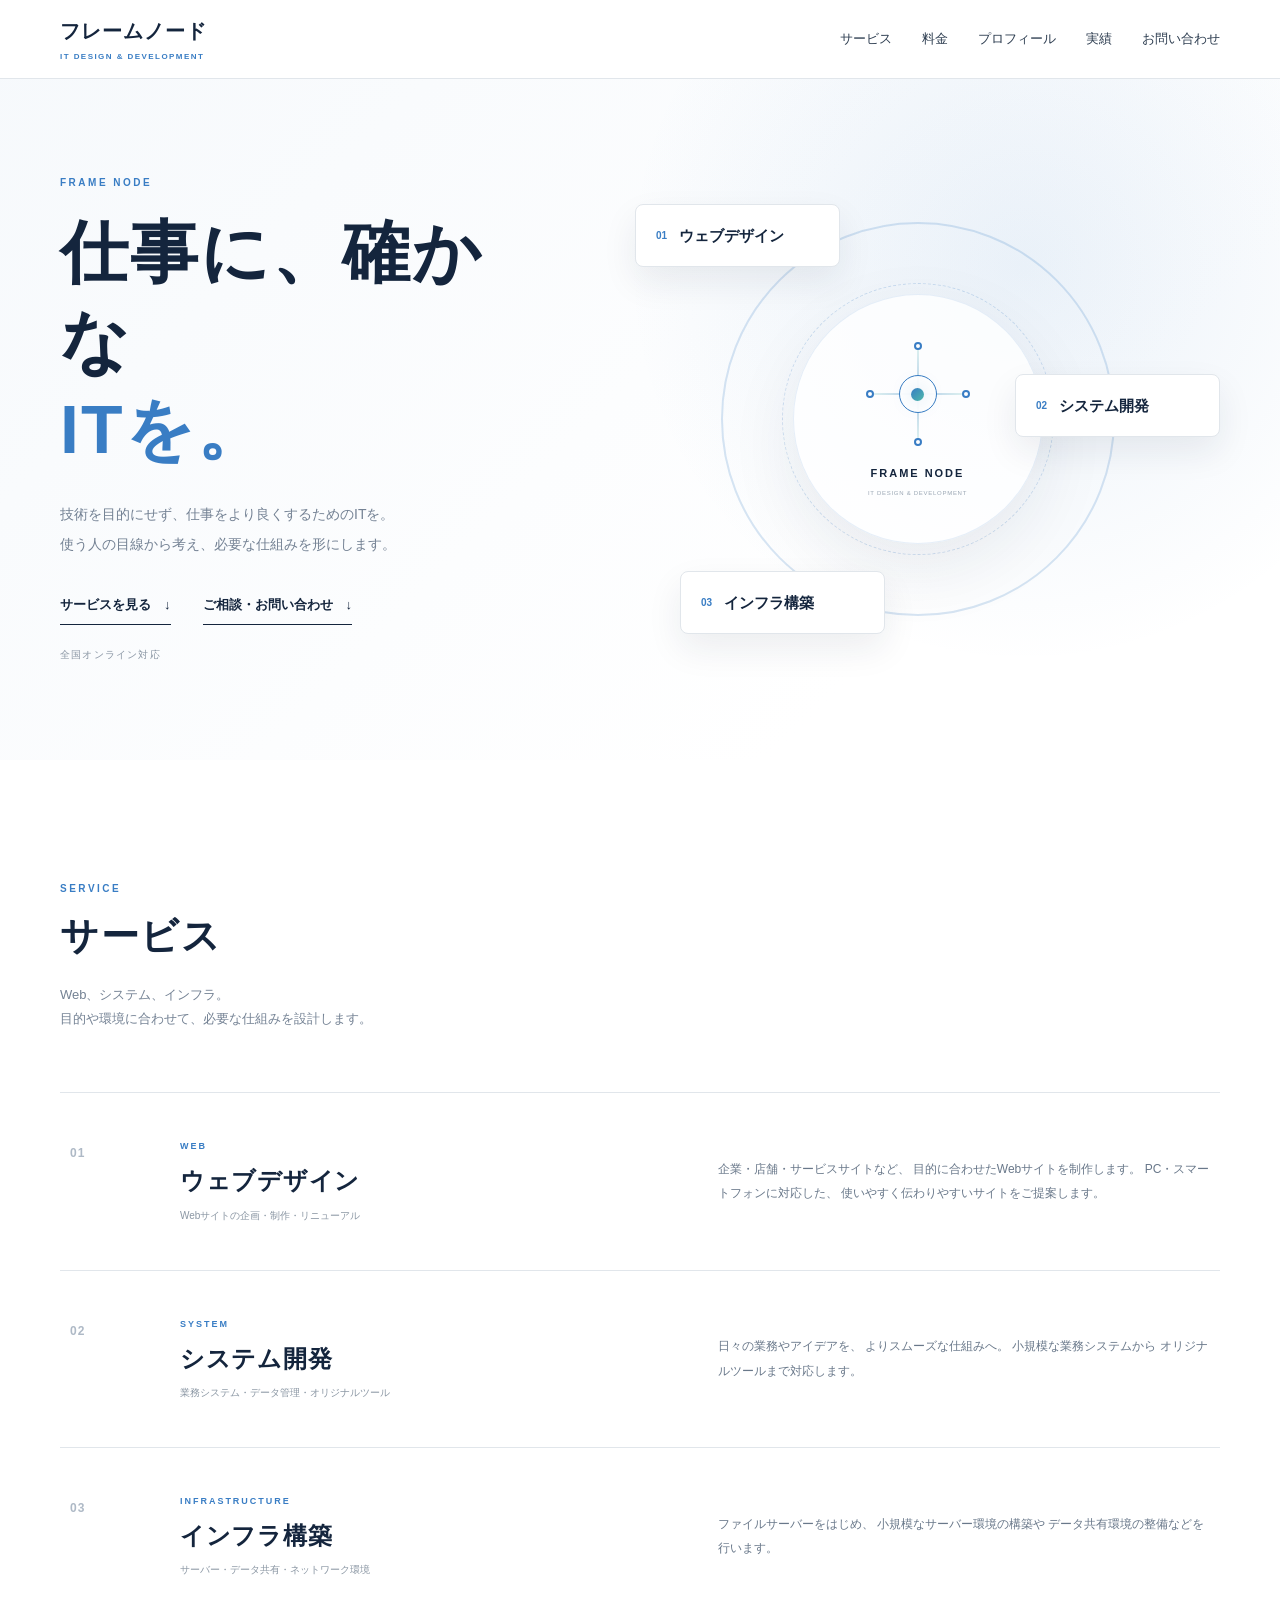
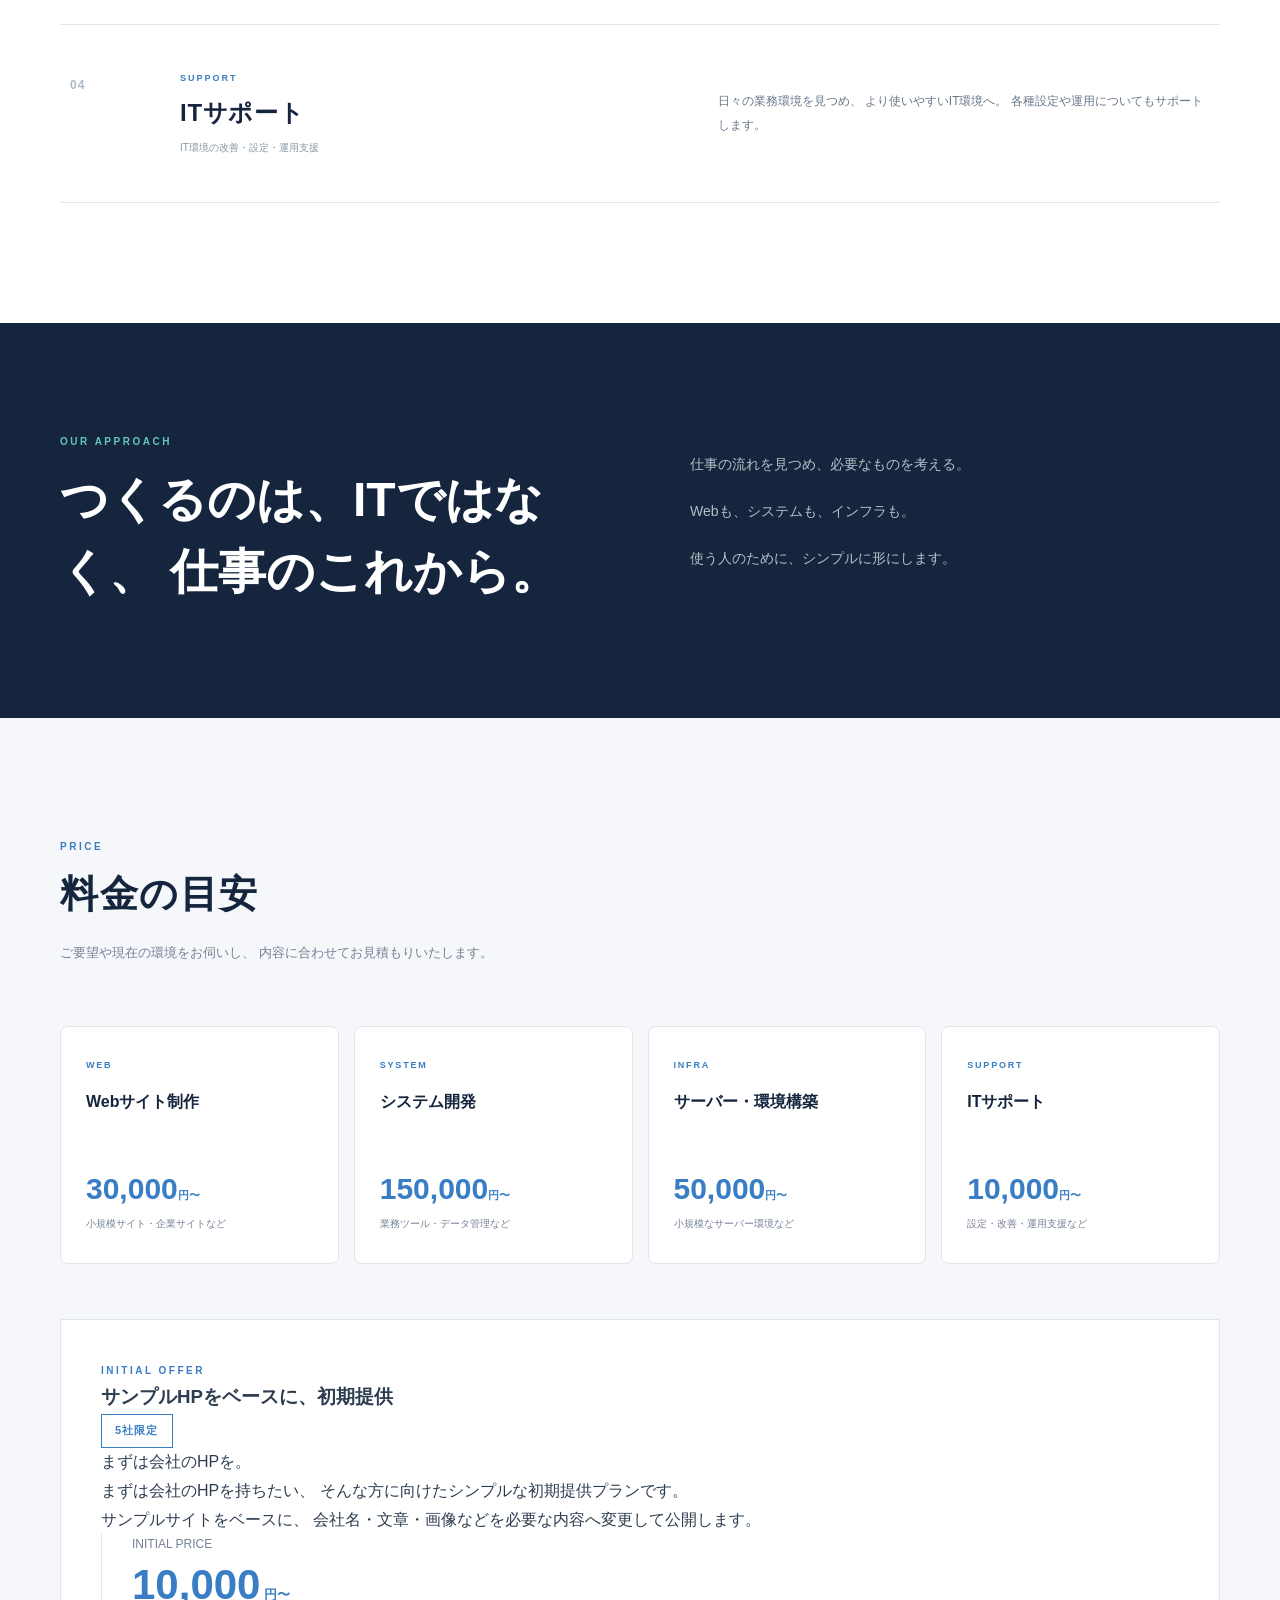
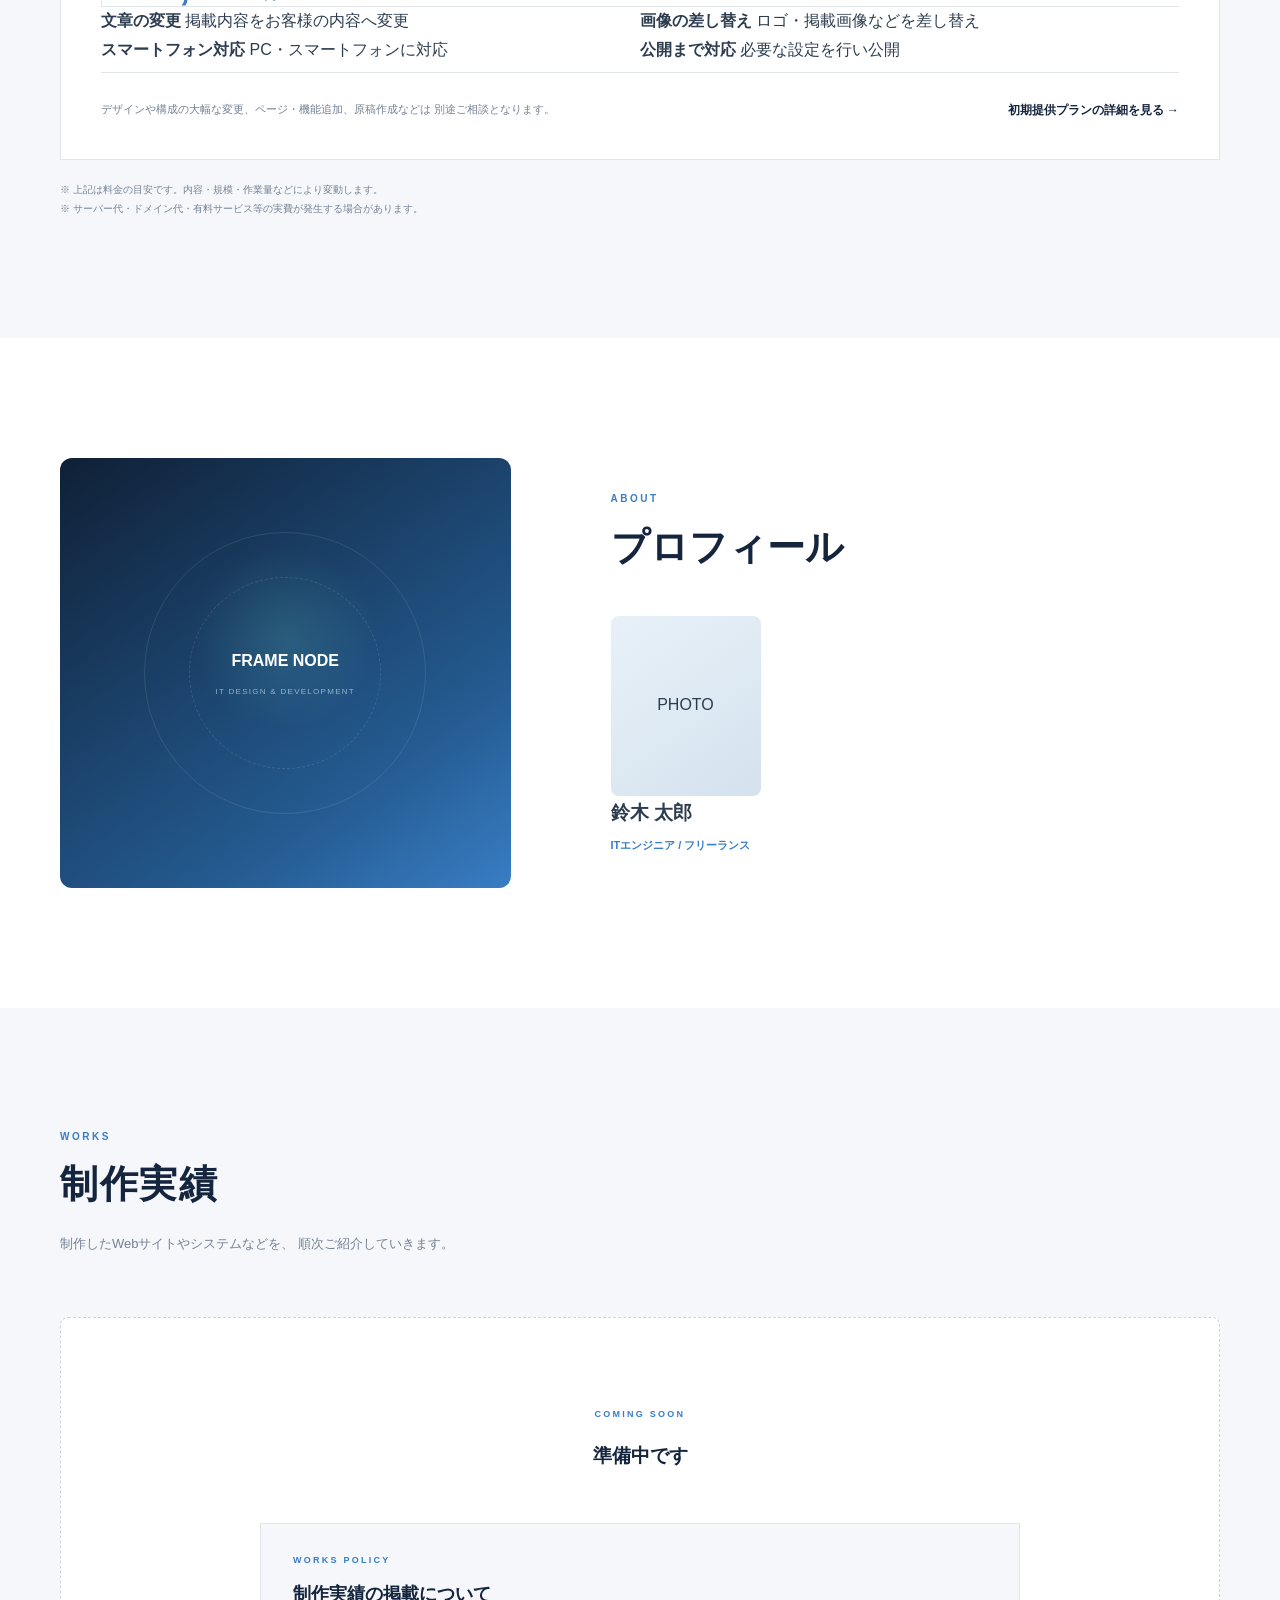
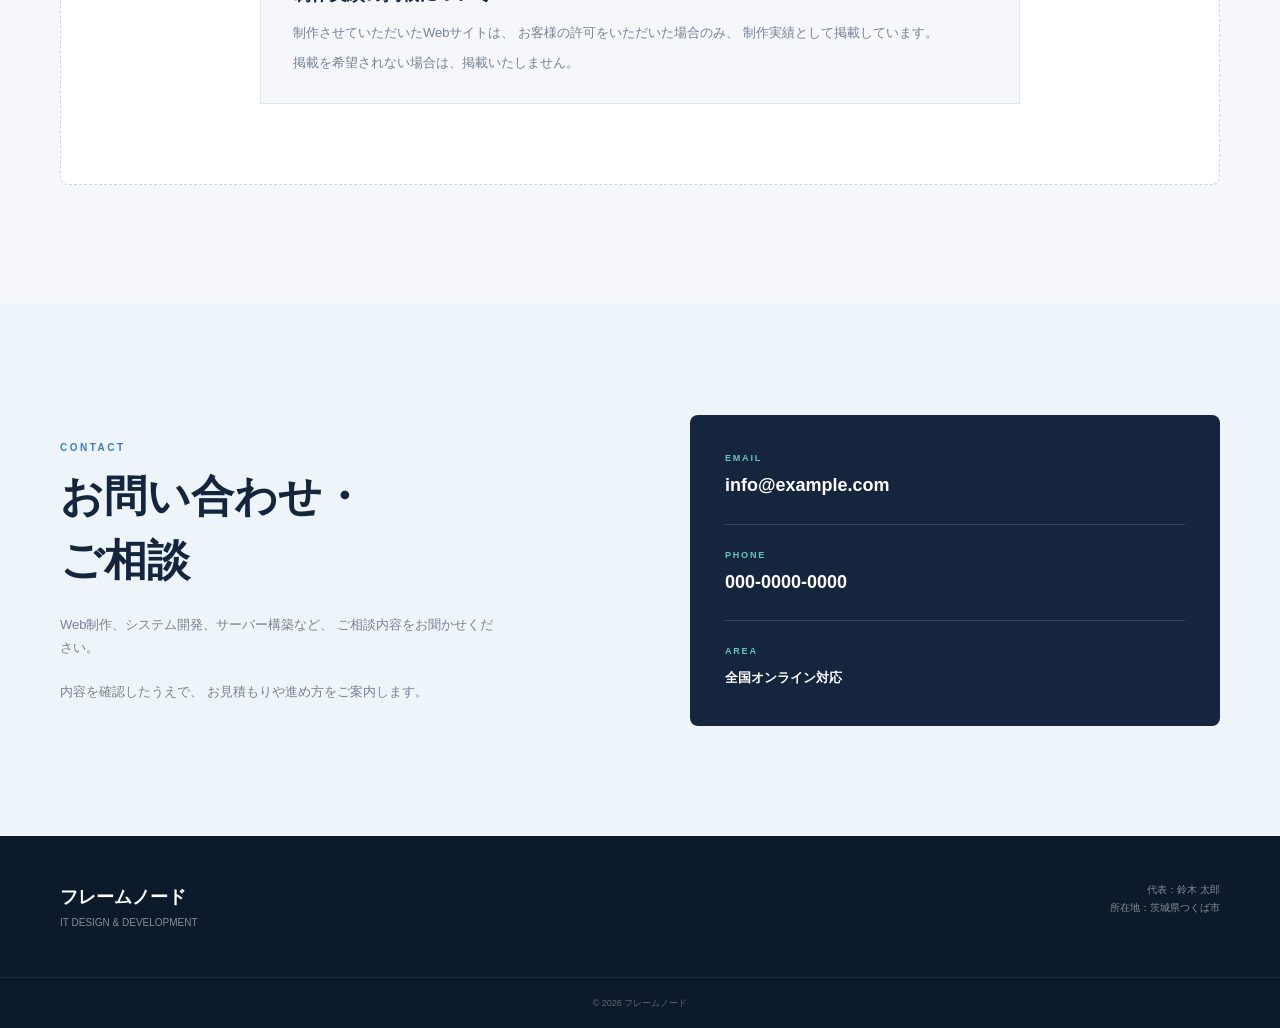
<file: index.html>
<!DOCTYPE html>
<html lang="ja">

<head>
    <meta charset="UTF-8">

    <meta
        name="viewport"
        content="width=device-width, initial-scale=1.0"
    >

    <title>フレームノード｜IT DESIGN & DEVELOPMENT</title>

    <meta
        name="description"
        content="フレームノードは、Webサイト制作、システム開発、インフラ構築などを行うITサービスです。全国オンライン対応。"
    >

    <link rel="stylesheet" href="style.css">
</head>


<body>

    <header class="header">

        <div class="container header-inner">

            <a href="#" class="logo">

                <span class="logo-name">
                    フレームノード
                </span>

                <span class="logo-sub">
                    IT DESIGN & DEVELOPMENT
                </span>

            </a>


            <nav class="nav">

                <a href="#service">
                    サービス
                </a>

                <a href="#price">
                    料金
                </a>

                <a href="#about">
                    プロフィール
                </a>

                <a href="#works">
                    実績
                </a>

                <a href="#contact">
                    お問い合わせ
                </a>

            </nav>


            <button
                class="menu-button"
                type="button"
                aria-label="メニューを開く"
                aria-expanded="false"
            >

                <span></span>
                <span></span>
                <span></span>

            </button>

        </div>

    </header>


    <main>


        <!-- HERO -->

        <section class="hero">

            <div class="container hero-inner">


                <div class="hero-copy">

                    <p class="eyebrow">
                        FRAME NODE
                    </p>


                    <h1>
                        仕事に、確かな<br>
                        <span>ITを。</span>
                    </h1>


                    <div class="hero-lead">

                        <p>
                            技術を目的にせず、仕事をより良くするためのITを。
                        </p>

                        <p>
                            使う人の目線から考え、必要な仕組みを形にします。
                        </p>

                    </div>


                    <div class="hero-links">

                        <a href="#service">
                            サービスを見る
                            <span>↓</span>
                        </a>

                        <a href="#contact">
                            ご相談・お問い合わせ
                            <span>↓</span>
                        </a>

                    </div>


                    <p class="area-text">
                        全国オンライン対応
                    </p>

                </div>


                <div class="hero-visual">

                    <div class="visual-ring ring-one"></div>
                    <div class="visual-ring ring-two"></div>


                    <div class="visual-center">

                        <div class="node-graphic">

                            <span class="node node-top"></span>
                            <span class="node node-right"></span>
                            <span class="node node-bottom"></span>
                            <span class="node node-left"></span>

                            <span class="node-line line-top"></span>
                            <span class="node-line line-right"></span>
                            <span class="node-line line-bottom"></span>
                            <span class="node-line line-left"></span>

                            <div class="node-core">
                                <span></span>
                            </div>

                        </div>


                        <div class="visual-label">

                            <strong>
                                FRAME NODE
                            </strong>

                            <span>
                                IT DESIGN & DEVELOPMENT
                            </span>

                        </div>

                    </div>


                    <div class="service-orbit orbit-web">

                        <span class="orbit-number">
                            01
                        </span>

                        <strong>
                            ウェブデザイン
                        </strong>

                    </div>


                    <div class="service-orbit orbit-system">

                        <span class="orbit-number">
                            02
                        </span>

                        <strong>
                            システム開発
                        </strong>

                    </div>


                    <div class="service-orbit orbit-infra">

                        <span class="orbit-number">
                            03
                        </span>

                        <strong>
                            インフラ構築
                        </strong>

                    </div>

                </div>

            </div>

        </section>


        <!-- SERVICE -->

        <section
            id="service"
            class="section service-section"
        >

            <div class="container">


                <div class="section-heading">

                    <p class="eyebrow">
                        SERVICE
                    </p>

                    <h2>
                        サービス
                    </h2>

                    <p>
                        Web、システム、インフラ。<br>
                        目的や環境に合わせて、必要な仕組みを設計します。
                    </p>

                </div>


                <div class="service-list">


                    <article class="service-row">

                        <div class="service-index">
                            01
                        </div>


                        <div class="service-main">

                            <p>
                                WEB
                            </p>

                            <h3>
                                ウェブデザイン
                            </h3>

                            <span>
                                Webサイトの企画・制作・リニューアル
                            </span>

                        </div>


                        <p class="service-description">

                            企業・店舗・サービスサイトなど、
                            目的に合わせたWebサイトを制作します。
                            PC・スマートフォンに対応した、
                            使いやすく伝わりやすいサイトをご提案します。

                        </p>

                    </article>


                    <article class="service-row">

                        <div class="service-index">
                            02
                        </div>


                        <div class="service-main">

                            <p>
                                SYSTEM
                            </p>

                            <h3>
                                システム開発
                            </h3>

                            <span>
                                業務システム・データ管理・オリジナルツール
                            </span>

                        </div>


                        <p class="service-description">

                            日々の業務やアイデアを、
                            よりスムーズな仕組みへ。
                            小規模な業務システムから
                            オリジナルツールまで対応します。

                        </p>

                    </article>


                    <article class="service-row">

                        <div class="service-index">
                            03
                        </div>


                        <div class="service-main">

                            <p>
                                INFRASTRUCTURE
                            </p>

                            <h3>
                                インフラ構築
                            </h3>

                            <span>
                                サーバー・データ共有・ネットワーク環境
                            </span>

                        </div>


                        <p class="service-description">

                            ファイルサーバーをはじめ、
                            小規模なサーバー環境の構築や
                            データ共有環境の整備などを行います。

                        </p>

                    </article>


                    <article class="service-row">

                        <div class="service-index">
                            04
                        </div>


                        <div class="service-main">

                            <p>
                                SUPPORT
                            </p>

                            <h3>
                                ITサポート
                            </h3>

                            <span>
                                IT環境の改善・設定・運用支援
                            </span>

                        </div>


                        <p class="service-description">

                            日々の業務環境を見つめ、
                            より使いやすいIT環境へ。
                            各種設定や運用についてもサポートします。

                        </p>

                    </article>


                </div>

            </div>

        </section>


        <!-- MESSAGE -->

        <section class="message-section">

            <div class="container message-inner">


                <div class="message-title">

                    <p class="eyebrow">
                        OUR APPROACH
                    </p>


                    <h2>
                        <span>つくるのは、ITではなく、</span>
                        <span>仕事のこれから。</span>
                    </h2>

                </div>


                <div class="message-text">

                    <p>
                        仕事の流れを見つめ、必要なものを考える。
                    </p>

                    <p>
                        Webも、システムも、インフラも。
                    </p>

                    <p>
                        使う人のために、シンプルに形にします。
                    </p>

                </div>

            </div>

        </section>


        <!-- PRICE -->

        <section
            id="price"
            class="section price-section"
        >

            <div class="container">


                <div class="section-heading">

                    <p class="eyebrow">
                        PRICE
                    </p>

                    <h2>
                        料金の目安
                    </h2>

                    <p>
                        ご要望や現在の環境をお伺いし、
                        内容に合わせてお見積もりいたします。
                    </p>

                </div>


                <div class="price-grid">


                    <div class="price-card">

                        <span>
                            WEB
                        </span>

                        <h3>
                            Webサイト制作
                        </h3>

                        <strong>
                            30,000<small>円〜</small>
                        </strong>

                        <p>
                            小規模サイト・企業サイトなど
                        </p>

                    </div>


                    <div class="price-card">

                        <span>
                            SYSTEM
                        </span>

                        <h3>
                            システム開発
                        </h3>

                        <strong>
                            150,000<small>円〜</small>
                        </strong>

                        <p>
                            業務ツール・データ管理など
                        </p>

                    </div>


                    <div class="price-card">

                        <span>
                            INFRA
                        </span>

                        <h3>
                            サーバー・環境構築
                        </h3>

                        <strong>
                            50,000<small>円〜</small>
                        </strong>

                        <p>
                            小規模なサーバー環境など
                        </p>

                    </div>


                    <div class="price-card">

                        <span>
                            SUPPORT
                        </span>

                        <h3>
                            ITサポート
                        </h3>

                        <strong>
                            10,000<small>円〜</small>
                        </strong>

                        <p>
                            設定・改善・運用支援など
                        </p>

                    </div>


                </div>


                <!-- INITIAL OFFER -->

                <div class="portfolio-plan">

                    <div class="portfolio-plan-head">

                        <div>

                            <p class="eyebrow">
                                INITIAL OFFER
                            </p>

                            <h3>
                                サンプルHPをベースに、初期提供
                            </h3>

                        </div>

                        <span class="portfolio-plan-limit">
                            5社限定
                        </span>

                    </div>


                    <div class="portfolio-plan-body">

                        <div>

                            <p class="portfolio-plan-lead">
                                まずは会社のHPを。
                            </p>

                            <p>
                                まずは会社のHPを持ちたい、
                                そんな方に向けたシンプルな初期提供プランです。
                            </p>

                            <p>
                                サンプルサイトをベースに、
                                会社名・文章・画像などを必要な内容へ変更して公開します。
                            </p>

                        </div>


                        <div class="portfolio-plan-price">

                            <span>
                                INITIAL PRICE
                            </span>

                            <strong>
                                10,000<small>円〜</small>
                            </strong>

                        </div>

                    </div>


                    <div class="portfolio-plan-details">

                        <div>

                            <strong>
                                文章の変更
                            </strong>

                            <span>
                                掲載内容をお客様の内容へ変更
                            </span>

                        </div>


                        <div>

                            <strong>
                                画像の差し替え
                            </strong>

                            <span>
                                ロゴ・掲載画像などを差し替え
                            </span>

                        </div>


                        <div>

                            <strong>
                                スマートフォン対応
                            </strong>

                            <span>
                                PC・スマートフォンに対応
                            </span>

                        </div>


                        <div>

                            <strong>
                                公開まで対応
                            </strong>

                            <span>
                                必要な設定を行い公開
                            </span>

                        </div>

                    </div>


                    <div class="portfolio-plan-footer">

                        <p>
                            デザインや構成の大幅な変更、ページ・機能追加、原稿作成などは
                            別途ご相談となります。
                        </p>


                        <a href="initial-offer.html">
                            初期提供プランの詳細を見る →
                        </a>

                    </div>

                </div>


                <p class="price-note">

                    ※ 上記は料金の目安です。内容・規模・作業量などにより変動します。<br>
                    ※ サーバー代・ドメイン代・有料サービス等の実費が発生する場合があります。

                </p>

            </div>

        </section>


        <!-- ABOUT -->

        <section
            id="about"
            class="section about-section"
        >

            <div class="container about-inner">


                <div class="about-brand">

                    <div class="about-node">

                        <span class="about-node-top"></span>
                        <span class="about-node-right"></span>
                        <span class="about-node-bottom"></span>
                        <span class="about-node-left"></span>

                        <div class="about-node-core"></div>

                    </div>


                    <strong>
                        FRAME NODE
                    </strong>


                    <small>
                        IT DESIGN & DEVELOPMENT
                    </small>

                </div>


                <div class="profile">

                    <p class="eyebrow">
                        ABOUT
                    </p>


                    <h2>
                        プロフィール
                    </h2>


                    <div class="profile-person">

                        <div class="profile-photo">

                            <div class="profile-photo-head"></div>

                            <div class="profile-photo-body"></div>

                            <span>
                                PHOTO
                            </span>

                        </div>


                        <div class="profile-person-info">

                            <h3>
                                鈴木 太郎
                            </h3>

                            <p class="profile-role">
                                ITエンジニア / フリーランス
                            </p>

                        </div>

                    </div>

                </div>

            </div>

        </section>


        <!-- WORKS -->

        <section
            id="works"
            class="section works-section"
        >

            <div class="container">


                <div class="section-heading">

                    <p class="eyebrow">
                        WORKS
                    </p>

                    <h2>
                        制作実績
                    </h2>

                    <p>
                        制作したWebサイトやシステムなどを、
                        順次ご紹介していきます。
                    </p>

                </div>


                <div class="works-empty">

                    <span>
                        COMING SOON
                    </span>


                    <h3>
                        準備中です
                    </h3>


                    <div class="works-permission">
    <span class="works-permission-label">WORKS POLICY</span>
    <h3>制作実績の掲載について</h3>
    <p>
        制作させていただいたWebサイトは、
        お客様の許可をいただいた場合のみ、
        制作実績として掲載しています。
    </p>
    <p>
        掲載を希望されない場合は、掲載いたしません。
    </p>
</div>

                </div>

            </div>

        </section>


        <!-- CONTACT -->

        <section
            id="contact"
            class="contact-section"
        >

            <div class="container contact-inner">


                <div class="contact-copy">

                    <p class="eyebrow">
                        CONTACT
                    </p>


                    <h2>
                        お問い合わせ・<br>
                        ご相談
                    </h2>


                    <p>
                        Web制作、システム開発、サーバー構築など、
                        ご相談内容をお聞かせください。
                    </p>


                    <p>
                        内容を確認したうえで、
                        お見積もりや進め方をご案内します。
                    </p>

                </div>


                <div
                    id="contact-info"
                    class="contact-box"
                >

                    <div class="contact-item">

                        <span>
                            EMAIL
                        </span>

                        <a href="mailto:info@example.com">
                            info@example.com
                        </a>

                    </div>


                    <div class="contact-item">

                        <span>
                            PHONE
                        </span>

                        <a href="tel:0000000000">
                            000-0000-0000
                        </a>

                    </div>


                    <div class="contact-item">

                        <span>
                            AREA
                        </span>

                        <strong>
                            全国オンライン対応
                        </strong>

                    </div>

                </div>

            </div>

        </section>

    </main>


    <!-- FOOTER -->

    <footer>

        <div class="container footer-inner">

            <div>

                <h3>
                    フレームノード
                </h3>

                <p>
                    IT DESIGN & DEVELOPMENT
                </p>

            </div>


            <div class="footer-company">

                <p>
                    代表：鈴木 太郎
                </p>

                <p>
                    所在地：茨城県つくば市
                </p>

            </div>

        </div>


        <div class="copyright">
            © 2026 フレームノード
        </div>

    </footer>


    <script src="script.js"></script>

</body>

</html>
</file>
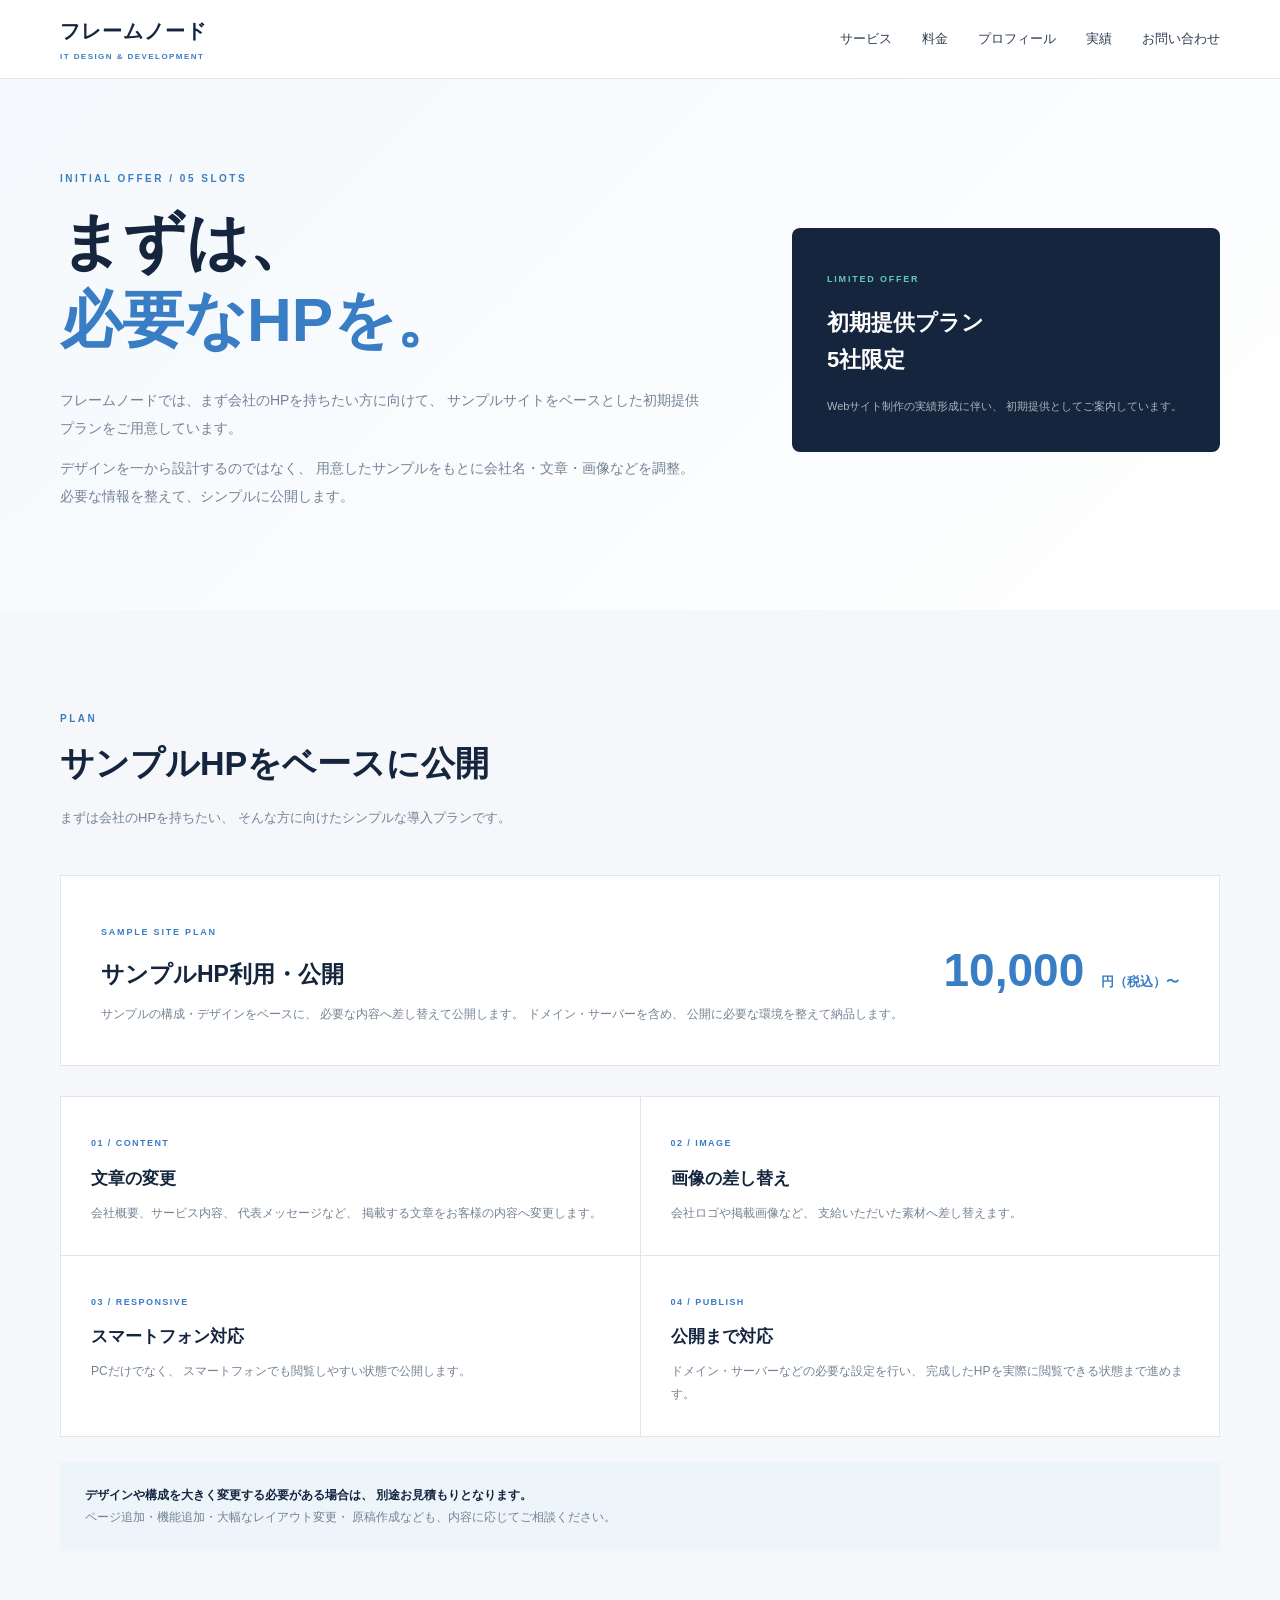
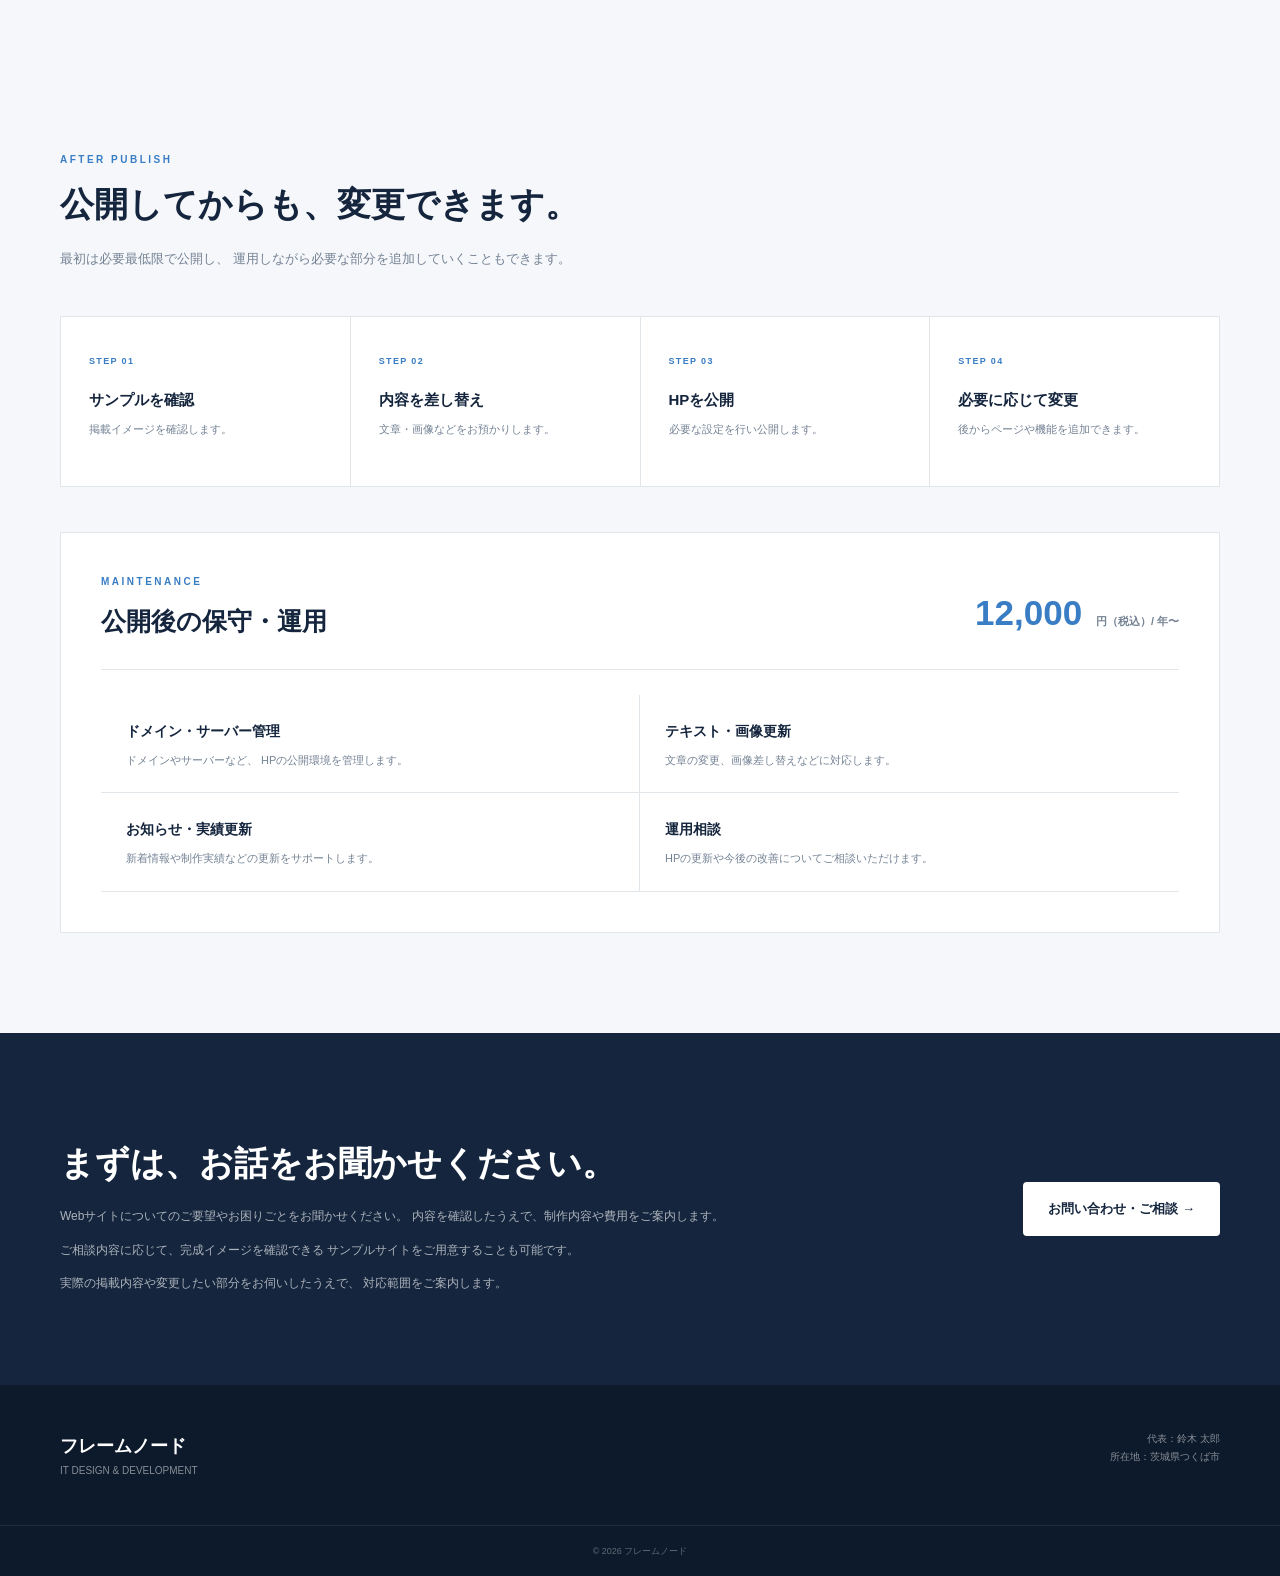
<file: initial-offer.html>
<!DOCTYPE html>
<html lang="ja">

<head>

    <meta charset="UTF-8">

    <meta
        name="viewport"
        content="width=device-width, initial-scale=1.0"
    >

    <title>
        初期提供プラン｜フレームノード
    </title>

    <meta
        name="description"
        content="フレームノードの初期提供プラン。サンプルHPをベースに、文章・画像などを変更して10,000円から公開します。"
    >

    <link
        rel="stylesheet"
        href="style.css"
    >

</head>


<body class="starter-page">


    <!-- =========================
         HEADER
    ========================= -->

    <header class="header">

        <div class="container header-inner">


            <a
                href="index.html"
                class="logo"
            >

                <span class="logo-name">
                    フレームノード
                </span>

                <span class="logo-sub">
                    IT DESIGN & DEVELOPMENT
                </span>

            </a>


            <nav
                class="nav"
                id="site-nav"
            >

                <a href="index.html#service">
                    サービス
                </a>

                <a href="index.html#price">
                    料金
                </a>

                <a href="index.html#about">
                    プロフィール
                </a>

                <a href="index.html#works">
                    実績
                </a>

                <a href="index.html#contact">
                    お問い合わせ
                </a>

            </nav>


            <button
                class="menu-button"
                type="button"
                aria-label="メニューを開く"
                aria-expanded="false"
                aria-controls="site-nav"
            >

                <span></span>
                <span></span>
                <span></span>

            </button>

        </div>

    </header>



    <main>


        <!-- =========================
             HERO
        ========================= -->

        <section class="starter-hero">

            <div class="container starter-hero-inner">


                <div>

                    <p class="eyebrow">
                        INITIAL OFFER / 05 SLOTS
                    </p>


                    <h1>
                        まずは、
                        <span>必要なHPを。</span>
                    </h1>


                    <div class="starter-lead">

                        <p>
                            フレームノードでは、まず会社のHPを持ちたい方に向けて、
                            サンプルサイトをベースとした初期提供プランをご用意しています。
                        </p>

                        <p>
                            デザインを一から設計するのではなく、
                            用意したサンプルをもとに会社名・文章・画像などを調整。
                            必要な情報を整えて、シンプルに公開します。
                        </p>

                    </div>

                </div>



                <div class="starter-hero-note">

                    <span>
                        LIMITED OFFER
                    </span>


                    <strong>
                        初期提供プラン<br>
                        5社限定
                    </strong>


                    <p>
                        Webサイト制作の実績形成に伴い、
                        初期提供としてご案内しています。
                    </p>

                </div>


            </div>

        </section>



        <!-- =========================
             PLAN
        ========================= -->

        <section class="starter-section">

            <div class="container">


                <div class="starter-heading">

                    <p class="eyebrow">
                        PLAN
                    </p>

                    <h2>
                        サンプルHPをベースに公開
                    </h2>

                    <p>
                        まずは会社のHPを持ちたい、
                        そんな方に向けたシンプルな導入プランです。
                    </p>

                </div>



                <div class="starter-price-box">


                    <div>

                        <span class="starter-price-label">
                            SAMPLE SITE PLAN
                        </span>


                        <h3>
                            サンプルHP利用・公開
                        </h3>


                        <p>
                            サンプルの構成・デザインをベースに、
                            必要な内容へ差し替えて公開します。
                            ドメイン・サーバーを含め、
                            公開に必要な環境を整えて納品します。
                        </p>

                    </div>



                    <div class="starter-price">
                        10,000
                        <small>
                            円（税込）〜
                        </small>
                    </div>


                </div>



                <div class="starter-grid">


                    <div class="starter-item">

                        <span>
                            01 / CONTENT
                        </span>

                        <h3>
                            文章の変更
                        </h3>

                        <p>
                            会社概要、サービス内容、
                            代表メッセージなど、
                            掲載する文章をお客様の内容へ変更します。
                        </p>

                    </div>



                    <div class="starter-item">

                        <span>
                            02 / IMAGE
                        </span>

                        <h3>
                            画像の差し替え
                        </h3>

                        <p>
                            会社ロゴや掲載画像など、
                            支給いただいた素材へ差し替えます。
                        </p>

                    </div>



                    <div class="starter-item">

                        <span>
                            03 / RESPONSIVE
                        </span>

                        <h3>
                            スマートフォン対応
                        </h3>

                        <p>
                            PCだけでなく、
                            スマートフォンでも閲覧しやすい状態で公開します。
                        </p>

                    </div>



                    <div class="starter-item">

                        <span>
                            04 / PUBLISH
                        </span>

                        <h3>
                            公開まで対応
                        </h3>

                        <p>
                            ドメイン・サーバーなどの必要な設定を行い、
                            完成したHPを実際に閲覧できる状態まで進めます。
                        </p>

                    </div>


                </div>



                <div class="starter-note">

                    <strong>
                        デザインや構成を大きく変更する必要がある場合は、
                        別途お見積もりとなります。
                    </strong>

                    <br>

                    ページ追加・機能追加・大幅なレイアウト変更・
                    原稿作成なども、内容に応じてご相談ください。

                </div>


            </div>

        </section>



        <!-- =========================
             AFTER PUBLISH
        ========================= -->

        <section class="starter-section">

            <div class="container">


                <div class="starter-heading">

                    <p class="eyebrow">
                        AFTER PUBLISH
                    </p>

                    <h2>
                        公開してからも、変更できます。
                    </h2>

                    <p>
                        最初は必要最低限で公開し、
                        運用しながら必要な部分を追加していくこともできます。
                    </p>

                </div>



                <div class="starter-flow">


                    <div class="starter-flow-item">

                        <span>
                            STEP 01
                        </span>

                        <h3>
                            サンプルを確認
                        </h3>

                        <p>
                            掲載イメージを確認します。
                        </p>

                    </div>



                    <div class="starter-flow-item">

                        <span>
                            STEP 02
                        </span>

                        <h3>
                            内容を差し替え
                        </h3>

                        <p>
                            文章・画像などをお預かりします。
                        </p>

                    </div>



                    <div class="starter-flow-item">

                        <span>
                            STEP 03
                        </span>

                        <h3>
                            HPを公開
                        </h3>

                        <p>
                            必要な設定を行い公開します。
                        </p>

                    </div>



                    <div class="starter-flow-item">

                        <span>
                            STEP 04
                        </span>

                        <h3>
                            必要に応じて変更
                        </h3>

                        <p>
                            後からページや機能を追加できます。
                        </p>

                    </div>


                </div>



                <!-- MAINTENANCE -->

                <div class="starter-maintenance">


                    <div class="starter-maintenance-head">


                        <div>

                            <p class="eyebrow">
                                MAINTENANCE
                            </p>

                            <h3>
                                公開後の保守・運用
                            </h3>

                        </div>


                        <div class="starter-maintenance-price">

                            12,000

                            <small>
                                円（税込）/ 年〜
                            </small>

                        </div>


                    </div>



                    <div class="starter-maintenance-grid">


                        <div>

                            <strong>
                                ドメイン・サーバー管理
                            </strong>

                            <p>
                                ドメインやサーバーなど、
                                HPの公開環境を管理します。
                            </p>

                        </div>



                        <div>

                            <strong>
                                テキスト・画像更新
                            </strong>

                            <p>
                                文章の変更、画像差し替えなどに対応します。
                            </p>

                        </div>



                        <div>

                            <strong>
                                お知らせ・実績更新
                            </strong>

                            <p>
                                新着情報や制作実績などの更新をサポートします。
                            </p>

                        </div>



                        <div>

                            <strong>
                                運用相談
                            </strong>

                            <p>
                                HPの更新や今後の改善についてご相談いただけます。
                            </p>

                        </div>


                    </div>


                </div>


            </div>

        </section>



        <!-- =========================
             CTA
        ========================= -->

        <section class="starter-cta">

            <div class="container starter-cta-inner">


                <div>

                    <h2>
                        まずは、お話をお聞かせください。
                    </h2>


                    <p>
                        Webサイトについてのご要望やお困りごとをお聞かせください。
                        内容を確認したうえで、制作内容や費用をご案内します。
                    </p>


                    <p>
                        ご相談内容に応じて、完成イメージを確認できる
                        サンプルサイトをご用意することも可能です。
                    </p>


                    <p>
                        実際の掲載内容や変更したい部分をお伺いしたうえで、
                        対応範囲をご案内します。
                    </p>

                </div>


                <a
                    href="index.html#contact-info"
                    class="starter-cta-link"
                >
                    お問い合わせ・ご相談 →
                </a>


            </div>

        </section>


    </main>



    <!-- =========================
         FOOTER
    ========================= -->

    <footer>

        <div class="container footer-inner">


            <div>

                <h3>
                    フレームノード
                </h3>

                <p>
                    IT DESIGN & DEVELOPMENT
                </p>

            </div>


            <div class="footer-company">

                <p>
                    代表：鈴木 太郎
                </p>

                <p>
                    所在地：茨城県つくば市
                </p>

            </div>


        </div>


        <div class="copyright">
            © 2026 フレームノード
        </div>

    </footer>



    <script src="script.js"></script>

</body>

</html>
</file>
<file: style.css>
*{box-sizing:border-box;margin:0;padding:0;}

:root{
    --navy:#14253d;
    --blue:#397dc4;
    --green:#4eb9aa;
    --text:#2d3d50;
    --sub:#748294;
    --light:#f5f7fa;
    --line:#e1e6eb;
    --white:#ffffff;
}

html{scroll-behavior:smooth;}

.section,
.message-section,
.starter-hero,
.starter-section,
.starter-cta,
.contact-section{
    scroll-margin-top:90px;
}

body{
    font-family:-apple-system,BlinkMacSystemFont,"Noto Sans JP","Yu Gothic",YuGothic,Meiryo,sans-serif;
    color:var(--text);
    background:var(--white);
    line-height:1.8;
}

a{
    color:inherit;
    text-decoration:none;
}

button{
    font-family:inherit;
}

.container{
    width:min(1160px,calc(100% - 48px));
    margin:0 auto;
}


/* =========================
   HEADER
========================= */

.header{
    position:fixed;
    z-index:100;
    top:0;
    left:0;
    width:100%;
    background:rgba(255,255,255,0.94);
    border-bottom:1px solid var(--line);
    backdrop-filter:blur(14px);
}

.header-inner{
    height:78px;
    display:flex;
    align-items:center;
    justify-content:space-between;
}

.logo{
    display:flex;
    flex-direction:column;
}

.logo-name{
    color:var(--navy);
    font-size:20px;
    font-weight:800;
    letter-spacing:0.05em;
}

.logo-sub{
    margin-top:1px;
    color:var(--blue);
    font-size:8px;
    font-weight:700;
    letter-spacing:0.18em;
}

.nav{
    display:flex;
    align-items:center;
    gap:30px;
    font-size:13px;
}

.nav a{
    position:relative;
    transition:color 0.25s;
}

.nav a::after{
    content:"";
    position:absolute;
    left:0;
    bottom:-7px;
    width:0;
    height:1px;
    background:var(--blue);
    transition:width 0.25s;
}

.nav a:hover{
    color:var(--blue);
}

.nav a:hover::after{
    width:100%;
}

.menu-button{
    display:none;
    width:42px;
    height:42px;
    border:none;
    background:transparent;
    cursor:pointer;
}

.menu-button span{
    display:block;
    width:22px;
    height:2px;
    margin:5px auto;
    background:var(--navy);
    transition:transform 0.25s,opacity 0.25s;
}

.menu-button.active span:nth-child(1){
    transform:translateY(7px) rotate(45deg);
}

.menu-button.active span:nth-child(2){
    opacity:0;
}

.menu-button.active span:nth-child(3){
    transform:translateY(-7px) rotate(-45deg);
}


/* =========================
   HERO
========================= */

.hero{
    min-height:760px;
    padding-top:78px;
    background:
        radial-gradient(
            circle at 80% 35%,
            rgba(57,125,196,0.10),
            transparent 35%
        ),
        linear-gradient(
            135deg,
            #f6f9fc 0%,
            #ffffff 75%
        );
}

.hero-inner{
    min-height:682px;
    display:grid;
    grid-template-columns:0.9fr 1.1fr;
    gap:60px;
    align-items:center;
}

.eyebrow{
    color:var(--blue);
    font-size:10px;
    font-weight:800;
    letter-spacing:0.25em;
}

.hero-copy h1{
    margin-top:16px;
    color:var(--navy);
    font-size:clamp(44px,5.5vw,68px);
    line-height:1.3;
    letter-spacing:0.03em;
}

.hero-copy h1 span{
    color:var(--blue);
}

.hero-lead{
    margin-top:27px;
    color:var(--sub);
    font-size:14px;
    line-height:2;
}

.hero-lead p+p{
    margin-top:2px;
}

.hero-links{
    display:flex;
    gap:32px;
    margin-top:35px;
}

.hero-links a{
    display:inline-flex;
    align-items:center;
    gap:13px;
    padding-bottom:7px;
    color:var(--navy);
    font-size:13px;
    font-weight:700;
    border-bottom:1px solid var(--navy);
    transition:color 0.25s,border-color 0.25s;
}

.hero-links a b{
    color:var(--blue);
    font-size:17px;
    font-weight:400;
    transition:transform 0.25s;
}

.hero-links a:hover{
    color:var(--blue);
    border-color:var(--blue);
}

.hero-links a:hover b{
    transform:translateY(4px);
}

.area-text{
    margin-top:21px;
    color:#8a96a4;
    font-size:10px;
    letter-spacing:0.12em;
}


/* =========================
   HERO VISUAL
========================= */

.hero-visual{
    position:relative;
    height:500px;
    display:flex;
    align-items:center;
    justify-content:center;
}

.hero-visual::before{
    content:"";
    position:absolute;
    width:390px;
    height:390px;
    border:2px solid rgba(57,125,196,0.20);
    border-radius:50%;
}

.hero-visual::after{
    content:"";
    position:absolute;
    width:270px;
    height:270px;
    border:1.5px dashed rgba(57,125,196,0.22);
    border-radius:50%;
}

.visual-center{
    position:relative;
    z-index:2;
    width:250px;
    height:250px;
    display:flex;
    flex-direction:column;
    align-items:center;
    justify-content:center;
    background:rgba(255,255,255,0.78);
    border:1px solid rgba(57,125,196,0.12);
    border-radius:50%;
    box-shadow:0 25px 70px rgba(20,37,61,0.08);
}

.node-graphic{
    position:relative;
    width:110px;
    height:110px;
}

.node-core{
    position:absolute;
    top:50%;
    left:50%;
    width:38px;
    height:38px;
    transform:translate(-50%,-50%);
    display:flex;
    align-items:center;
    justify-content:center;
    border:1px solid var(--blue);
    border-radius:50%;
    background:rgba(255,255,255,0.95);
}

.node-core::before{
    content:"";
    width:13px;
    height:13px;
    border-radius:50%;
    background:linear-gradient(135deg,var(--blue),var(--green));
    box-shadow:0 0 20px rgba(57,125,196,0.30);
}

.node{
    position:absolute;
    width:8px;
    height:8px;
    border:2px solid var(--blue);
    border-radius:50%;
    background:var(--white);
    z-index:3;
}

.node-top{
    top:3px;
    left:50%;
    transform:translateX(-50%);
}

.node-right{
    top:50%;
    right:3px;
    transform:translateY(-50%);
}

.node-bottom{
    bottom:3px;
    left:50%;
    transform:translateX(-50%);
}

.node-left{
    top:50%;
    left:3px;
    transform:translateY(-50%);
}

.node-line{
    position:absolute;
    top:50%;
    left:50%;
    height:1px;
    transform-origin:left center;
    background:linear-gradient(
        90deg,
        rgba(57,125,196,0.75),
        rgba(78,185,170,0.35)
    );
}

.line-top{
    width:47px;
    transform:translate(0,-50%) rotate(-90deg);
}

.line-right{
    width:47px;
    transform:translate(0,-50%);
}

.line-bottom{
    width:47px;
    transform:translate(0,-50%) rotate(90deg);
}

.line-left{
    width:47px;
    transform:translate(0,-50%) rotate(180deg);
}

.visual-label{
    margin-top:15px;
    display:flex;
    flex-direction:column;
    align-items:center;
}

.visual-label strong{
    color:var(--navy);
    font-size:11px;
    font-weight:800;
    letter-spacing:0.18em;
}

.visual-label span{
    margin-top:4px;
    color:#9aa6b3;
    font-size:6px;
    letter-spacing:0.12em;
}

.service-orbit{
    position:absolute;
    z-index:3;
    min-width:205px;
    padding:17px 20px;
    display:flex;
    align-items:center;
    gap:12px;
    background:var(--white);
    border:1px solid var(--line);
    border-radius:8px;
    box-shadow:0 15px 35px rgba(20,37,61,0.08);
}

.service-orbit strong{
    color:var(--navy);
    font-size:15px;
}

.orbit-number{
    color:var(--blue);
    font-size:10px;
    font-weight:800;
}

.orbit-web{
    top:35px;
    left:20px;
}

.orbit-system{
    top:205px;
    right:0;
}

.orbit-infra{
    bottom:35px;
    left:65px;
}


/* =========================
   COMMON SECTION
========================= */

.section{
    padding:120px 0;
}

.section-heading{
    margin-bottom:62px;
}

.section-heading h2{
    margin-top:4px;
    color:var(--navy);
    font-size:38px;
    letter-spacing:0.04em;
}

.section-heading>p:last-child{
    margin-top:13px;
    color:var(--sub);
    font-size:13px;
}


/* =========================
   SERVICE
========================= */

.service-list{
    border-top:1px solid var(--line);
}

.service-row{
    display:grid;
    grid-template-columns:65px 1fr 1fr;
    gap:45px;
    align-items:center;
    padding:45px 10px;
    border-bottom:1px solid var(--line);
    transition:background 0.3s,padding 0.3s;
}

.service-row:hover{
    background:#fafbfd;
    padding-left:18px;
    padding-right:18px;
}

.service-index{
    align-self:start;
    padding-top:5px;
    color:#aeb9c6;
    font-size:12px;
    font-weight:700;
    letter-spacing:0.08em;
}

.service-main p{
    margin-bottom:5px;
    color:var(--blue);
    font-size:9px;
    font-weight:800;
    letter-spacing:0.22em;
}

.service-main h3{
    color:var(--navy);
    font-size:24px;
    font-weight:700;
    letter-spacing:0.03em;
}

.service-main span{
    display:block;
    margin-top:4px;
    color:#8a96a3;
    font-size:10px;
}

.service-description{
    color:#69788a;
    font-size:12px;
    line-height:2.05;
}


/* =========================
   MESSAGE
========================= */

.message-section{
    padding:110px 0;
    color:var(--white);
    background:var(--navy);
}

.message-inner{
    display:grid;
    grid-template-columns:1fr 1fr;
    gap:100px;
    align-items:center;
}

.message-section .eyebrow{
    color:#65c7b9;
}

.message-title h2{
    margin-top:13px;
    font-size:clamp(32px,4vw,48px);
    line-height:1.5;
}

.message-text p{
    margin-bottom:19px;
    color:rgba(255,255,255,0.70);
    font-size:14px;
    line-height:2;
}


/* =========================
   PRICE
========================= */

.price-section{
    background:var(--light);
}

.price-grid{
    display:grid;
    grid-template-columns:repeat(4,1fr);
    gap:15px;
}

.price-card{
    min-height:238px;
    padding:30px 25px;
    display:flex;
    flex-direction:column;
    background:var(--white);
    border:1px solid var(--line);
    border-radius:8px;
    transition:transform 0.25s,box-shadow 0.25s;
}

.price-card:hover{
    transform:translateY(-4px);
    box-shadow:0 15px 35px rgba(20,37,61,0.07);
}

.price-card>span{
    color:var(--blue);
    font-size:9px;
    font-weight:800;
    letter-spacing:0.20em;
}

.price-card h3{
    margin-top:14px;
    color:var(--navy);
    font-size:16px;
}

.price-card strong{
    margin-top:auto;
    color:var(--blue);
    font-size:30px;
    line-height:1.3;
}

.price-card strong small{
    font-size:11px;
    font-weight:700;
}

.price-card p{
    margin-top:7px;
    color:var(--sub);
    font-size:10px;
}


/* =========================
   実績制作プラン
========================= */

.portfolio-plan{
    margin-top:55px;
    padding:42px 40px 38px;
    background:var(--white);
    border:1px solid var(--line);
}

.portfolio-plan-header{
    display:flex;
    align-items:flex-end;
    justify-content:space-between;
    gap:30px;
    padding-bottom:24px;
    border-bottom:1px solid var(--line);
}

.portfolio-plan-header .eyebrow{
    margin-bottom:10px;
}

.portfolio-plan-header h3{
    color:var(--navy);
    font-size:27px;
    line-height:1.4;
}

.portfolio-plan-limit{
    display:inline-block;
    padding:6px 13px;
    color:var(--blue);
    font-size:11px;
    font-weight:800;
    letter-spacing:0.10em;
    border:1px solid var(--blue);
    white-space:nowrap;
}

.portfolio-plan-content{
    display:grid;
    grid-template-columns:1fr 280px;
    gap:60px;
    align-items:center;
    padding:34px 0;
}

.portfolio-plan-copy{
    max-width:720px;
}

.portfolio-plan-copy p{
    color:var(--sub);
    font-size:13px;
    line-height:2;
}

.portfolio-plan-copy .portfolio-plan-lead{
    margin-bottom:13px;
    color:var(--text);
    font-size:15px;
}

.portfolio-plan-price{
    padding-left:30px;
    border-left:1px solid var(--line);
}

.portfolio-plan-price span{
    display:block;
    margin-bottom:8px;
    color:var(--sub);
    font-size:12px;
}

.portfolio-plan-price strong{
    display:block;
    color:var(--blue);
    font-size:42px;
    line-height:1;
}

.portfolio-plan-price small{
    margin-left:4px;
    font-size:13px;
}

.portfolio-plan-details{
    display:grid;
    grid-template-columns:repeat(2,1fr);
    border-top:1px solid var(--line);
}

.portfolio-plan-detail{
    display:grid;
    grid-template-columns:42px 1fr;
    gap:18px;
    padding:27px 30px 27px 0;
}

.portfolio-plan-detail:nth-child(odd){
    border-right:1px solid var(--line);
}

.portfolio-plan-detail:nth-child(even){
    padding-left:30px;
}

.portfolio-plan-detail:nth-child(n+3){
    border-top:1px solid var(--line);
}

.portfolio-plan-detail>span{
    color:var(--blue);
    font-size:10px;
    font-weight:800;
    letter-spacing:0.10em;
}

.portfolio-plan-detail h4{
    margin-bottom:7px;
    color:var(--navy);
    font-size:14px;
}

.portfolio-plan-detail p{
    color:var(--sub);
    font-size:12px;
    line-height:1.9;
}

.portfolio-plan-footer{
    display:flex;
    align-items:center;
    justify-content:space-between;
    gap:30px;
    margin-top:7px;
    padding-top:27px;
    border-top:1px solid var(--line);
}

.portfolio-plan-footer p{
    color:var(--sub);
    font-size:11px;
}

.portfolio-plan-footer a{
    display:inline-flex;
    align-items:center;
    gap:12px;
    flex-shrink:0;
    color:var(--navy);
    font-size:12px;
    font-weight:700;
}

.portfolio-plan-footer a b{
    color:var(--blue);
    font-size:17px;
    transition:transform 0.2s;
}

.portfolio-plan-footer a:hover b{
    transform:translateX(4px);
}


/* =========================
   MAINTENANCE
========================= */

.maintenance-section{
    margin-top:55px;
    padding:42px 40px 38px;
    background:var(--white);
    border:1px solid var(--line);
}

.maintenance-heading{
    display:flex;
    align-items:flex-end;
    justify-content:space-between;
    gap:30px;
    padding-bottom:28px;
    border-bottom:1px solid var(--line);
}

.maintenance-heading h3{
    margin-top:8px;
    color:var(--navy);
    font-size:27px;
}

.maintenance-price{
    display:flex;
    align-items:baseline;
    gap:5px;
}

.maintenance-price strong{
    color:var(--blue);
    font-size:38px;
    line-height:1;
}

.maintenance-price span{
    color:var(--sub);
    font-size:11px;
}

.maintenance-description{
    margin-top:25px;
    color:var(--sub);
    font-size:12px;
    line-height:2;
}

.maintenance-items{
    display:grid;
    grid-template-columns:repeat(2,1fr);
    margin-top:30px;
    border-top:1px solid var(--line);
}

.maintenance-item{
    display:grid;
    grid-template-columns:40px 1fr;
    gap:15px;
    padding:25px 30px 25px 0;
}

.maintenance-item:nth-child(odd){
    border-right:1px solid var(--line);
}

.maintenance-item:nth-child(even){
    padding-left:30px;
}

.maintenance-item:nth-child(n+3){
    border-top:1px solid var(--line);
}

.maintenance-item>span{
    color:var(--blue);
    font-size:10px;
    font-weight:800;
    letter-spacing:0.10em;
}

.maintenance-item h4{
    margin-bottom:5px;
    color:var(--navy);
    font-size:14px;
}

.maintenance-item p{
    color:var(--sub);
    font-size:11px;
    line-height:1.9;
}

.maintenance-bottom{
    display:flex;
    align-items:center;
    justify-content:space-between;
    gap:30px;
    margin-top:5px;
    padding-top:25px;
    border-top:1px solid var(--line);
}

.maintenance-bottom p{
    color:var(--sub);
    font-size:11px;
}

.maintenance-bottom a{
    display:inline-flex;
    align-items:center;
    gap:12px;
    color:var(--navy);
    font-size:12px;
    font-weight:700;
    white-space:nowrap;
}

.maintenance-bottom a b{
    color:var(--blue);
    font-size:17px;
}

.price-note{
    margin-top:20px;
    color:var(--sub);
    font-size:10px;
    line-height:1.9;
}


/* =========================
   ABOUT
========================= */

.about-inner{
    display:grid;
    grid-template-columns:0.85fr 1.15fr;
    gap:100px;
    align-items:center;
}

.about-brand{
    position:relative;
    min-height:430px;
    overflow:hidden;
    display:flex;
    flex-direction:column;
    align-items:center;
    justify-content:center;
    color:var(--white);
    background:
        radial-gradient(
            circle at 50% 42%,
            rgba(102,199,185,0.18),
            transparent 27%
        ),
        linear-gradient(
            145deg,
            #0f2036,
            #245b91 72%,
            #397dc4
        );
    border-radius:12px;
}

.about-brand::before{
    content:"";
    position:absolute;
    width:280px;
    height:280px;
    border:1px solid rgba(255,255,255,0.10);
    border-radius:50%;
}

.about-brand::after{
    content:"";
    position:absolute;
    width:190px;
    height:190px;
    border:1px dashed rgba(255,255,255,0.12);
    border-radius:50%;
}

.brand-mark{
    position:relative;
    z-index:2;
    width:126px;
    height:126px;
    margin-bottom:28px;
}

.brand-mark-line{
    position:absolute;
    top:50%;
    left:50%;
    width:48px;
    height:1px;
    transform-origin:left center;
    background:linear-gradient(
        90deg,
        rgba(255,255,255,.9),
        rgba(255,255,255,.12)
    );
}

.line-a{
    transform:rotate(-45deg);
}

.line-b{
    transform:rotate(45deg);
}

.line-c{
    transform:rotate(135deg);
}

.line-d{
    transform:rotate(225deg);
}

.brand-mark-node{
    position:absolute;
    width:10px;
    height:10px;
    border:2px solid rgba(255,255,255,.95);
    border-radius:50%;
    background:#245b91;
}

.node-a{
    top:15px;
    right:15px;
}

.node-b{
    bottom:15px;
    right:15px;
}

.node-c{
    bottom:15px;
    left:15px;
}

.node-d{
    top:15px;
    left:15px;
}

.brand-mark-core{
    position:absolute;
    top:50%;
    left:50%;
    width:28px;
    height:28px;
    transform:translate(-50%,-50%);
    border:1px solid rgba(255,255,255,.95);
    border-radius:50%;
    background:linear-gradient(
        135deg,
        #397dc4,
        #66c7b9
    );
}

.brand-word{
    position:relative;
    z-index:2;
    font-size:13px;
    font-weight:800;
    letter-spacing:0.22em;
}

.about-brand small{
    position:relative;
    z-index:2;
    margin-top:10px;
    color:rgba(255,255,255,.55);
    font-size:8px;
    letter-spacing:0.16em;
}

.profile h2{
    margin-top:5px;
    margin-bottom:34px;
    color:var(--navy);
    font-size:38px;
}

.profile-card{
    display:grid;
    grid-template-columns:150px 1fr;
    gap:28px;
    align-items:center;
}

.profile-photo{
    position:relative;
    width:150px;
    height:180px;
    overflow:hidden;
    display:flex;
    align-items:center;
    justify-content:center;
    background:linear-gradient(
        145deg,
        #e8f1f8,
        #d4e2ee
    );
    border-radius:8px;
}

.photo-placeholder{
    position:relative;
    width:92px;
    height:130px;
}

.placeholder-head{
    position:absolute;
    top:5px;
    left:50%;
    width:48px;
    height:48px;
    transform:translateX(-50%);
    border-radius:50%;
    background:#9bb0c1;
}

.placeholder-body{
    position:absolute;
    left:50%;
    bottom:0;
    width:92px;
    height:78px;
    transform:translateX(-50%);
    border-radius:48px 48px 8px 8px;
    background:#9bb0c1;
}

.photo-note{
    position:absolute;
    right:10px;
    bottom:9px;
    padding:4px 6px;
    color:rgba(20,37,61,.5);
    background:rgba(255,255,255,.62);
    border-radius:3px;
    font-size:7px;
    font-weight:800;
    letter-spacing:.18em;
}

.profile-name h3{
    color:var(--navy);
    font-size:30px;
    letter-spacing:.04em;
}

.profile-role{
    margin-top:7px;
    color:var(--blue);
    font-size:11px;
    font-weight:700;
}


/* =========================
   WORKS
========================= */

.works-section{
    background:var(--light);
}

.works-empty{
    padding:80px 30px;
    text-align:center;
    background:var(--white);
    border:1px dashed #cbd5df;
    border-radius:8px;
}

.works-empty span{
    color:var(--blue);
    font-size:9px;
    font-weight:800;
    letter-spacing:0.25em;
}

.works-empty h3{
    margin-top:12px;
    color:var(--navy);
    font-size:19px;
}

.works-empty p{
    margin-top:6px;
    color:var(--sub);
    font-size:12px;
}


/* =========================
   CONTACT
========================= */

.contact-section{
    padding:110px 0;
    background:#edf5fb;
}

.contact-inner{
    display:grid;
    grid-template-columns:1fr 1fr;
    gap:100px;
    align-items:center;
}

.contact-copy h2{
    margin-top:7px;
    color:var(--navy);
    font-size:43px;
    line-height:1.5;
}

.contact-copy>p:not(.eyebrow){
    max-width:440px;
    margin-top:20px;
    color:var(--sub);
    font-size:13px;
}

.contact-box{
    padding:35px;
    color:var(--white);
    background:var(--navy);
    border-radius:8px;
}

.contact-item{
    padding-bottom:22px;
    margin-bottom:22px;
    border-bottom:1px solid rgba(255,255,255,0.15);
}

.contact-item:last-child{
    padding-bottom:0;
    margin-bottom:0;
    border-bottom:none;
}

.contact-item span{
    display:block;
    margin-bottom:3px;
    color:#66c7b9;
    font-size:9px;
    font-weight:800;
    letter-spacing:0.2em;
}

.contact-item a{
    font-size:18px;
    font-weight:700;
}

.contact-item strong{
    font-size:13px;
}


/* =========================
   FOOTER
========================= */

footer{
    color:var(--white);
    background:#0d1a2b;
}

.footer-inner{
    padding:45px 0;
    display:flex;
    justify-content:space-between;
}

.footer-inner h3{
    font-size:18px;
}

.footer-inner p{
    color:rgba(255,255,255,0.5);
    font-size:10px;
}

.footer-company{
    text-align:right;
}

.copyright{
    padding:17px;
    text-align:center;
    color:rgba(255,255,255,0.35);
    border-top:1px solid rgba(255,255,255,0.08);
    font-size:9px;
}


/* =========================================================
   STARTER PAGE
========================================================= */

.starter-page{
    background:var(--light);
}

.starter-hero{
    padding:170px 0 100px;
    background:linear-gradient(
        135deg,
        #f4f8fc,
        #ffffff
    );
}

.starter-hero-inner{
    display:grid;
    grid-template-columns:1.2fr 0.8fr;
    gap:90px;
    align-items:center;
}

.starter-hero h1{
    margin-top:15px;
    color:var(--navy);
    font-size:clamp(38px,5vw,62px);
    line-height:1.25;
}

.starter-hero h1 span{
    display:block;
    color:var(--blue);
}

.starter-lead{
    margin-top:28px;
    color:var(--sub);
    font-size:14px;
    line-height:2;
}

.starter-lead p+p{
    margin-top:12px;
}

.starter-hero-note{
    padding:35px;
    background:var(--navy);
    color:var(--white);
    border-radius:8px;
}

.starter-hero-note>span{
    color:#66c7b9;
    font-size:9px;
    font-weight:800;
    letter-spacing:.2em;
}

.starter-hero-note strong{
    display:block;
    margin-top:12px;
    font-size:22px;
    line-height:1.7;
}

.starter-hero-note p{
    margin-top:17px;
    color:rgba(255,255,255,.65);
    font-size:11px;
    line-height:1.9;
}

.starter-section{
    padding:100px 0;
}

.starter-heading{
    margin-bottom:45px;
}

.starter-heading h2{
    margin-top:5px;
    color:var(--navy);
    font-size:34px;
}

.starter-heading>p:last-child{
    margin-top:12px;
    color:var(--sub);
    font-size:13px;
}

.starter-price-box{
    padding:40px;
    display:flex;
    align-items:center;
    justify-content:space-between;
    gap:40px;
    background:var(--white);
    border:1px solid var(--line);
}

.starter-price-label{
    color:var(--blue);
    font-size:9px;
    font-weight:800;
    letter-spacing:.2em;
}

.starter-price-box h3{
    margin-top:10px;
    color:var(--navy);
    font-size:23px;
}

.starter-price-box p{
    margin-top:8px;
    color:var(--sub);
    font-size:12px;
}

.starter-price{
    flex-shrink:0;
    color:var(--blue);
    font-size:46px;
    font-weight:700;
}

.starter-price small{
    margin-left:4px;
    font-size:13px;
}

.starter-price small,
.starter-maintenance-price small{
    white-space:nowrap;
}

.starter-grid{
    display:grid;
    grid-template-columns:repeat(2,1fr);
    margin-top:30px;
    background:var(--white);
    border-top:1px solid var(--line);
    border-left:1px solid var(--line);
}

.starter-item{
    padding:30px;
    border-right:1px solid var(--line);
    border-bottom:1px solid var(--line);
}

.starter-item>span{
    color:var(--blue);
    font-size:9px;
    font-weight:800;
    letter-spacing:.16em;
}

.starter-item h3{
    margin-top:8px;
    color:var(--navy);
    font-size:17px;
}

.starter-item p{
    margin-top:7px;
    color:var(--sub);
    font-size:12px;
    line-height:1.9;
}

.starter-note{
    margin-top:25px;
    padding:22px 25px;
    color:var(--sub);
    background:#edf5fb;
    font-size:12px;
    line-height:1.9;
}

.starter-note strong{
    color:var(--navy);
}

.starter-flow{
    display:grid;
    grid-template-columns:repeat(4,1fr);
    background:var(--white);
    border-top:1px solid var(--line);
    border-left:1px solid var(--line);
}

.starter-flow-item{
    min-height:170px;
    padding:28px;
    border-right:1px solid var(--line);
    border-bottom:1px solid var(--line);
}

.starter-flow-item span{
    color:var(--blue);
    font-size:9px;
    font-weight:800;
    letter-spacing:.15em;
}

.starter-flow-item h3{
    margin-top:12px;
    color:var(--navy);
    font-size:15px;
}

.starter-flow-item p{
    margin-top:7px;
    color:var(--sub);
    font-size:11px;
}

.starter-maintenance{
    margin-top:45px;
    padding:40px;
    background:var(--white);
    border:1px solid var(--line);
}

.starter-maintenance-head{
    display:flex;
    align-items:flex-end;
    justify-content:space-between;
    padding-bottom:25px;
    border-bottom:1px solid var(--line);
}

.starter-maintenance-head h3{
    margin-top:8px;
    color:var(--navy);
    font-size:25px;
}

.starter-maintenance-price{
    color:var(--blue);
    font-size:35px;
    font-weight:700;
}

.starter-maintenance-price small{
    margin-left:4px;
    color:var(--sub);
    font-size:11px;
}

.starter-maintenance-grid{
    display:grid;
    grid-template-columns:repeat(2,1fr);
    margin-top:25px;
}

.starter-maintenance-grid>div{
    padding:22px 25px;
    border-bottom:1px solid var(--line);
}

.starter-maintenance-grid>div:nth-child(odd){
    border-right:1px solid var(--line);
}

.starter-maintenance-grid strong{
    color:var(--navy);
    font-size:14px;
}

.starter-maintenance-grid p{
    margin-top:5px;
    color:var(--sub);
    font-size:11px;
}

.starter-cta{
    padding:90px 0;
    background:var(--navy);
    color:var(--white);
}

.starter-cta-inner{
    display:flex;
    align-items:center;
    justify-content:space-between;
    gap:50px;
}

.starter-cta .eyebrow{
    color:#66c7b9;
}

.starter-cta h2{
    margin-top:10px;
    font-size:34px;
}

.starter-cta p:not(.eyebrow){
    margin-top:12px;
    color:rgba(255,255,255,.65);
    font-size:12px;
}

.starter-cta-link{
    flex-shrink:0;
    padding:15px 25px;
    color:var(--navy);
    background:var(--white);
    font-size:13px;
    font-weight:700;
    border-radius:4px;
}


/* =========================================================
   TABLET
========================================================= */

@media (max-width:950px){

    .hero-inner{
        grid-template-columns:1fr;
        gap:20px;
        padding:70px 0 30px;
    }

    .hero{
        min-height:auto;
    }

    .hero-visual{
        height:420px;
    }

    .service-row{
        grid-template-columns:55px 1fr;
        gap:20px;
    }

    .service-description{
        grid-column:2;
    }

    .price-grid{
        grid-template-columns:repeat(2,1fr);
    }

    .about-inner{
        grid-template-columns:1fr;
        gap:55px;
    }

    .about-brand{
        min-height:330px;
    }

    .contact-inner{
        grid-template-columns:1fr;
        gap:50px;
    }

    .portfolio-plan-content{
        grid-template-columns:1fr 230px;
        gap:35px;
    }

    .starter-hero-inner{
        grid-template-columns:1fr;
        gap:45px;
    }

    .starter-flow{
        grid-template-columns:repeat(2,1fr);
    }

}


/* =========================================================
   MOBILE
========================================================= */

@media (max-width:700px){

    .section,
    .message-section,
    .starter-hero,
    .starter-section,
    .starter-cta,
    .contact-section{
        scroll-margin-top:78px;
    }

    .container{
        width:calc(100% - 30px);
    }

    .header-inner{
        height:68px;
    }

    .nav{
        position:absolute;
        top:68px;
        left:15px;
        right:15px;
        display:none;
        flex-direction:column;
        gap:0;
        padding:10px 20px;
        background:var(--white);
        border:1px solid var(--line);
        box-shadow:0 15px 35px rgba(20,37,61,.08);
    }

    .nav.active{
        display:flex;
    }

    .nav a{
        padding:14px 0;
        border-bottom:1px solid var(--line);
    }

    .nav a:last-child{
        border-bottom:none;
    }

    .nav a::after{
        display:none;
    }

    .menu-button{
        display:block;
    }

    .hero{
        padding-top:68px;
    }

    .hero-inner{
        padding-top:55px;
    }

    .hero-copy h1{
        font-size:43px;
    }

    .hero-links{
        flex-direction:column;
        gap:17px;
        align-items:flex-start;
    }

    .hero-visual{
        height:350px;
    }

    .hero-visual::before{
        width:280px;
        height:280px;
    }

    .hero-visual::after{
        width:195px;
        height:195px;
    }

    .visual-center{
        width:190px;
        height:190px;
    }

    .node-graphic{
        width:85px;
        height:85px;
    }

    .node-core{
        width:31px;
        height:31px;
    }

    .node-core::before{
        width:10px;
        height:10px;
    }

    .node{
        width:7px;
        height:7px;
    }

    .node-line{
        width:36px;
    }

    .visual-label{
        margin-top:9px;
    }

    .visual-label strong{
        font-size:8px;
    }

    .visual-label span{
        font-size:5px;
    }

    .service-orbit{
        min-width:auto;
        padding:9px 11px;
    }

    .service-orbit strong{
        font-size:10px;
    }

    .orbit-number{
        font-size:8px;
    }

    .orbit-web{
        top:12px;
        left:0;
    }

    .orbit-system{
        top:145px;
        right:0;
    }

    .orbit-infra{
        bottom:10px;
        left:25px;
    }

    .section{
        padding:80px 0;
    }

    .section-heading{
        margin-bottom:42px;
    }

    .section-heading h2{
        font-size:31px;
    }

    .service-row{
        grid-template-columns:38px 1fr;
        gap:15px;
        padding:30px 0;
    }

    .service-description{
        grid-column:2;
        font-size:11px;
    }

    .service-main h3{
        font-size:20px;
    }

    .message-section{
        padding:80px 0;
    }

    .message-inner{
        grid-template-columns:1fr;
        gap:40px;
    }

    .message-title h2{
        font-size:31px;
    }

    .price-grid{
        grid-template-columns:1fr;
        gap:12px;
    }

    .price-card{
        min-height:200px;
    }

    .portfolio-plan{
        margin-top:38px;
        padding:28px 22px;
    }

    .portfolio-plan-header{
        align-items:flex-start;
        flex-direction:column;
        gap:15px;
    }

    .portfolio-plan-header h3{
        font-size:23px;
    }

    .portfolio-plan-content{
        grid-template-columns:1fr;
        gap:25px;
        padding:27px 0;
    }

    .portfolio-plan-price{
        padding:23px 0 0;
        border-left:none;
        border-top:1px solid var(--line);
    }

    .portfolio-plan-price strong{
        font-size:36px;
    }

    .portfolio-plan-details{
        grid-template-columns:1fr;
    }

    .portfolio-plan-detail,
    .portfolio-plan-detail:nth-child(odd),
    .portfolio-plan-detail:nth-child(even){
        padding:22px 0;
        border-right:none;
    }

    .portfolio-plan-detail:nth-child(n+2){
        border-top:1px solid var(--line);
    }

    .portfolio-plan-footer{
        align-items:flex-start;
        flex-direction:column;
        gap:18px;
    }

    .maintenance-section{
        margin-top:38px;
        padding:28px 22px;
    }

    .maintenance-heading{
        align-items:flex-start;
        flex-direction:column;
        gap:15px;
    }

    .maintenance-heading h3{
        font-size:23px;
    }

    .maintenance-price strong{
        font-size:34px;
    }

    .maintenance-items{
        grid-template-columns:1fr;
    }

    .maintenance-item,
    .maintenance-item:nth-child(odd),
    .maintenance-item:nth-child(even){
        padding:22px 0;
        border-right:none;
    }

    .maintenance-item:nth-child(n+2){
        border-top:1px solid var(--line);
    }

    .maintenance-bottom{
        align-items:flex-start;
        flex-direction:column;
        gap:17px;
    }

    .about-inner{
        gap:45px;
    }

    .about-brand{
        min-height:320px;
    }

    .profile-card{
        grid-template-columns:110px 1fr;
        gap:20px;
    }

    .profile-photo{
        width:110px;
        height:140px;
    }

    .photo-placeholder{
        transform:scale(.78);
    }

    .profile-name h3{
        font-size:24px;
    }

    .contact-section{
        padding:80px 0;
    }

    .contact-inner{
        gap:40px;
    }

    .contact-copy h2{
        font-size:35px;
    }

    .contact-box{
        padding:28px 22px;
    }

    .footer-inner{
        flex-direction:column;
        gap:25px;
    }

    .footer-company{
        text-align:left;
    }

    /* STARTER */

    .starter-hero{
        padding:125px 0 70px;
    }

    .starter-hero h1{
        font-size:38px;
    }

    .starter-section{
        padding:70px 0;
    }

    .starter-heading h2{
        font-size:27px;
    }

    .starter-price-box{
        flex-direction:column;
        align-items:flex-start;
        padding:28px 22px;
    }

    .starter-price{
        font-size:40px;
    }

    .starter-grid{
        grid-template-columns:1fr;
    }

    .starter-flow{
        grid-template-columns:1fr;
    }

    .starter-maintenance{
        padding:28px 22px;
    }

    .starter-maintenance-head{
        align-items:flex-start;
        flex-direction:column;
        gap:15px;
    }

    .starter-maintenance-grid{
        grid-template-columns:1fr;
    }

    .starter-maintenance-grid>div:nth-child(odd){
        border-right:none;
    }

    .starter-cta{
        padding:70px 0;
    }

    .starter-cta-inner{
        align-items:flex-start;
        flex-direction:column;
    }

    .starter-cta h2{
        font-size:28px;
    }

}
/* =========================
   Works - Portfolio Policy
========================= */

.works-permission {
    max-width: 760px;
    margin: 50px auto 0;
    padding: 28px 32px;
    background: var(--light);
    border: 1px solid var(--line);
    text-align: left;
}

.works-permission-label {
    display: block;
    margin-bottom: 10px;
    color: var(--blue);
    font-size: 11px;
    font-weight: 700;
    letter-spacing: 0.16em;
}

.works-permission h3 {
    margin-bottom: 12px;
    color: var(--navy);
    font-size: 18px;
    line-height: 1.6;
}

.works-permission p {
    color: var(--sub);
    font-size: 13px;
    line-height: 1.9;
}

.works-permission p + p {
    margin-top: 5px;
}

@media (max-width: 700px) {

    .works-permission {
        margin-top: 35px;
        padding: 22px 20px;
    }

    .works-permission h3 {
        font-size: 16px;
    }

    .works-permission p {
        font-size: 12px;
        line-height: 1.85;
    }

}
</file>
